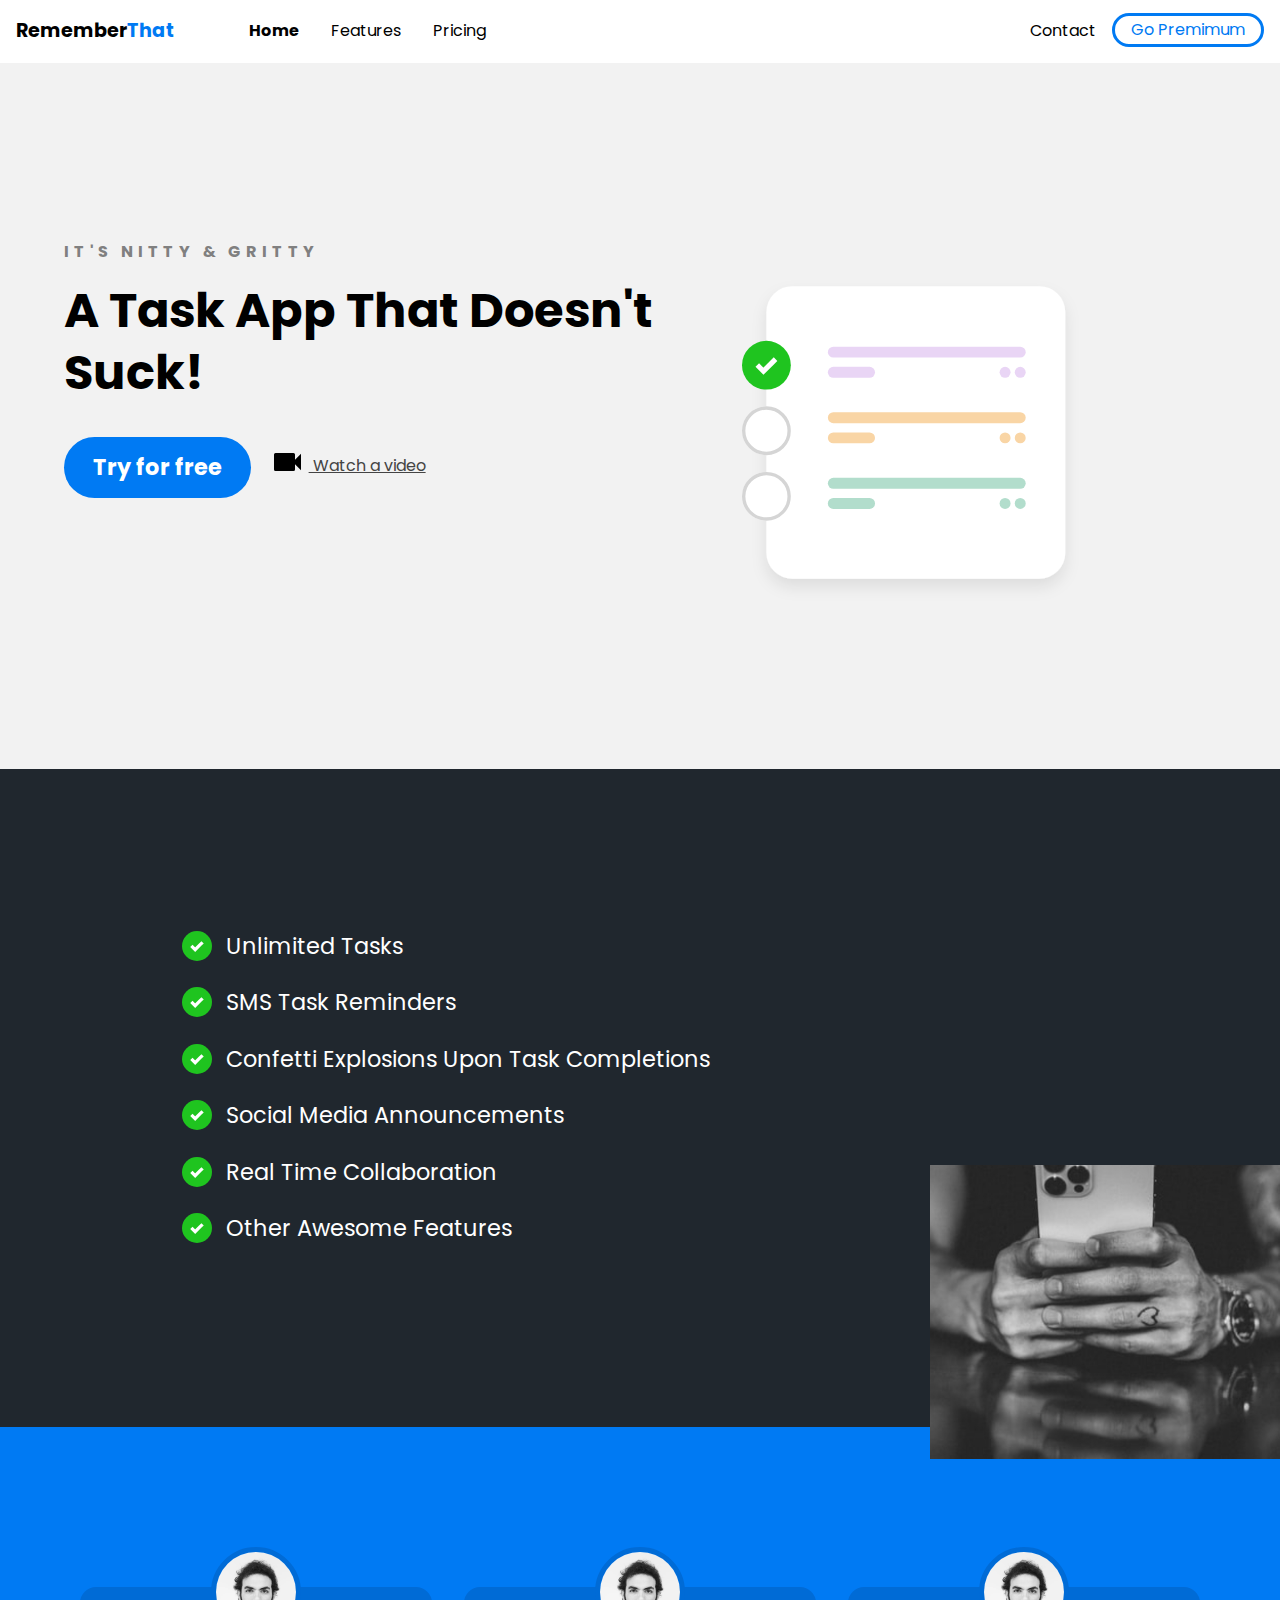
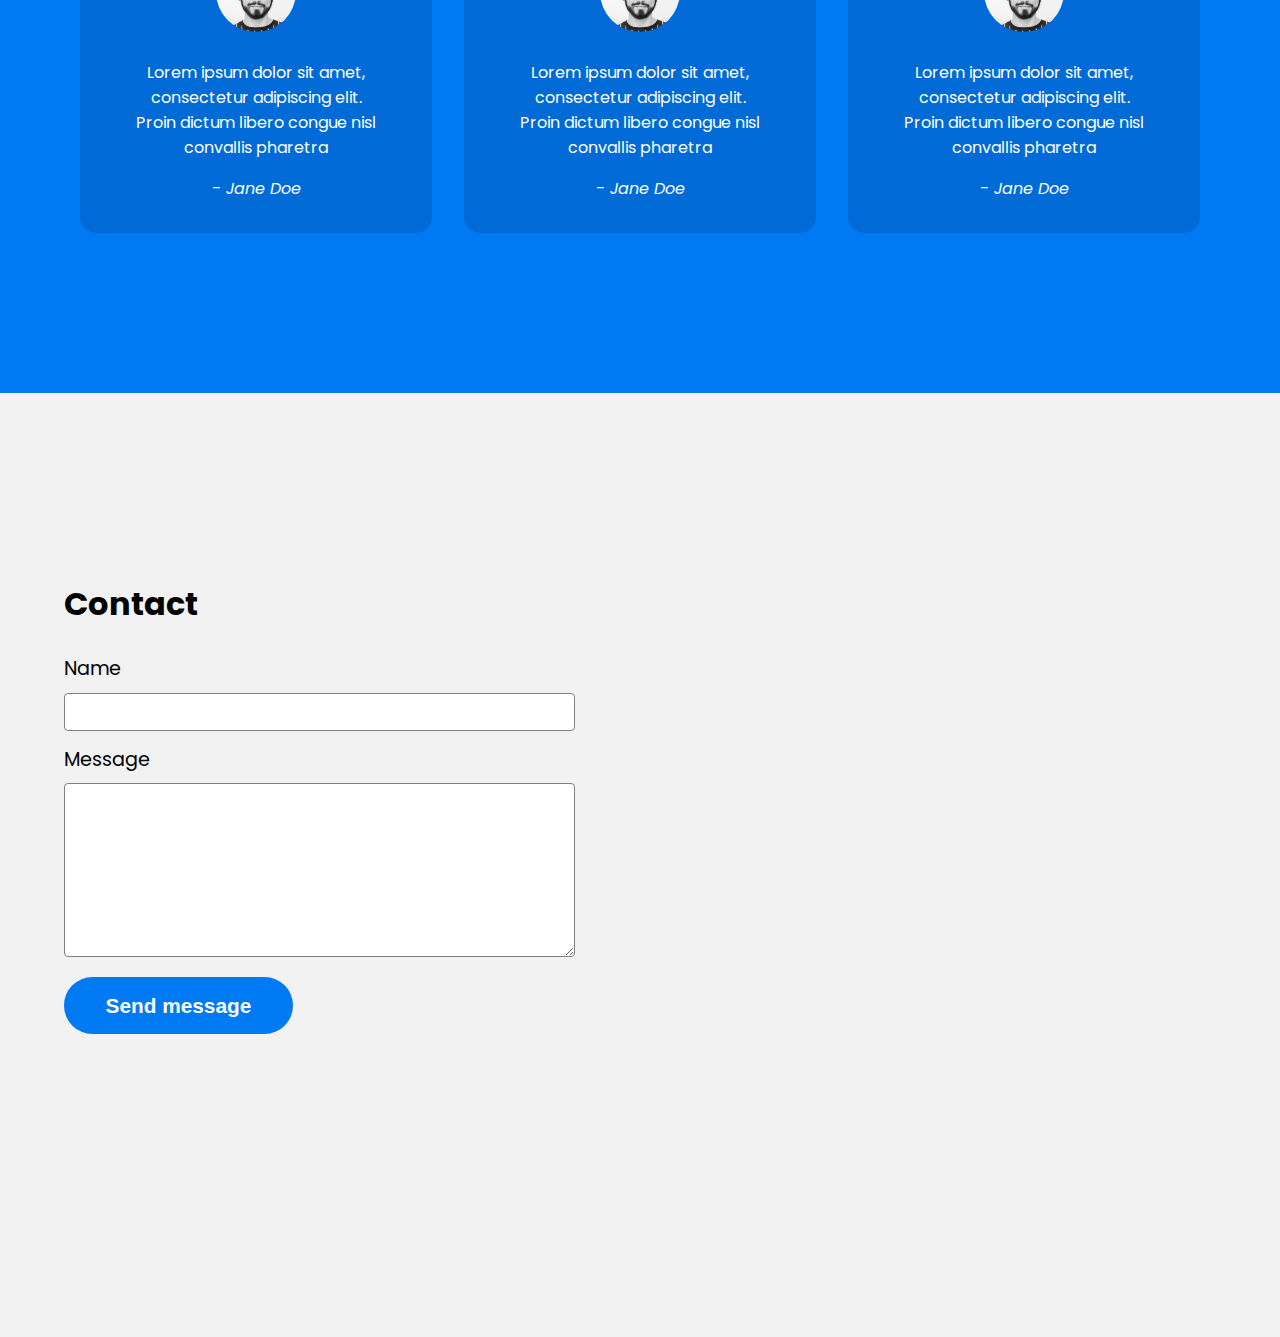
<file: Kiko's site/index.html>
<!DOCTYPE html>
<html lang="en">
  <head>
    <meta charset="UTF-8" />
    <!-- <meta http-equiv="X-UA-Compatible" content="IE=edge" /> -->
    <meta name="viewport" content="width=device-width, initial-scale=1.0" />
    <title>Developer crash course</title>
    <link rel="stylesheet" href="./css/main.css" />
  </head>
  <body>
    <div class="navbar">
      <div class="container">
        <a class="logo" href="#">Remember<span>That</span></a>
        <img
          id="mobile-cta"
          class="mobile-menu"
          src="./images/menu.svg"
          alt="Open navigation"
        />
        <nav>
          <img
            id="mobile-exit"
            class="mobile-menu-exit"
            src="./images/exit.svg"
            alt="Close navigation"
          />
          <ul class="primary-nav">
            <li class="current"><a href="#">Home</a></li>
            <li><a href="#">Features</a></li>
            <li><a href="#">Pricing</a></li>
          </ul>
          <ul class="secondary-nav">
            <li><a href="#">Contact</a></li>
            <li class="go-premium-cta"><a href="#">Go Premimum</a></li>
          </ul>
        </nav>
      </div>
    </div>

    <section class="hero">
      <div class="container">
        <div class="left-col">
          <p class="subhead">It's Nitty &amp; Gritty</p>
          <h1>A Task App That Doesn't Suck!</h1>
          <div class="hero-cta">
            <a href="#" class="primary-cta">Try for free</a>
            <a href="#" class="watch-video-cta">
              <img src="./images/watch.svg" alt="Watch video" /> Watch a video
            </a>
          </div>
        </div>
        <img
          src="./images/illustration.svg"
          class="hero-img"
          alt="Illustration"
        />
      </div>
    </section>
    <section class="features-section">
      <div class="container">
        <ul class="features-list">
          <li>Unlimited Tasks</li>
          <li>SMS Task Reminders</li>
          <li>Confetti Explosions Upon Task Completions</li>
          <li>Social Media Announcements</li>
          <li>Real Time Collaboration</li>
          <li>Other Awesome Features</li>
        </ul>
        <img src="./images/holding-phone.jpg" alt="Man holding phone" />
      </div>
    </section>
    <section class="testimonials-section">
      <div class="container">
        <ul>
          <li>
            <img src="./images/person.jpg" alt="Person" />
            <blockquote>
              Lorem ipsum dolor sit amet, consectetur adipiscing elit. Proin
              dictum libero congue nisl convallis pharetra
            </blockquote>
            <cite>- Jane Doe</cite>
          </li>
          <li>
            <img src="./images/person.jpg" alt="Person" />
            <blockquote>
              Lorem ipsum dolor sit amet, consectetur adipiscing elit. Proin
              dictum libero congue nisl convallis pharetra
            </blockquote>
            <cite>- Jane Doe</cite>
          </li>
          <li>
            <img src="./images/person.jpg" alt="Person" />
            <blockquote>
              Lorem ipsum dolor sit amet, consectetur adipiscing elit. Proin
              dictum libero congue nisl convallis pharetra
            </blockquote>
            <cite>- Jane Doe</cite>
          </li>
        </ul>
      </div>
    </section>
    <section class="contact-section">
      <div class="container">
        <div class="contact-left">
          <h2>Contact</h2>
          <form action="">
            <label for="name">Name</label>
            <input type="text" id="name" name="name" placeholder="" />
            <label for="message">Message</label>
            <textarea
              name="message"
              id="message"
              cols="30"
              rows="10"
            ></textarea>
            <input
              type="submit"
              class="send-message-cta"
              value="Send message"
            />
          </form>
        </div>
        <div class="contact-right">
          <iframe
            src="https://www.google.com/maps/embed?pb=!1m18!1m12!1m3!1d26430.39355121679!2d-118.43205504362571!3d34.1002843079358!2m3!1f0!2f0!3f0!3m2!1i1024!2i768!4f13.1!3m3!1m2!1s0x80c2bc35fbd217ef%3A0xcf1ef9352700d95c!2sBeverly%20Hills%2C%20CA%2090210%2C%20USA!5e0!3m2!1sen!2snz!4v1637629074343!5m2!1sen!2snz"
            width="600"
            height="450"
            style="border: 0"
            allowfullscreen=""
            loading="lazy"
          ></iframe>
        </div>
      </div>
    </section>

    <script>
      const mobileBtn = document.getElementById("mobile-cta");
      const nav = document.querySelector("nav"); // select by tag
      const mobileBtnExit = document.getElementById("mobile-exit");
      mobileBtn.addEventListener("click", () => {
        nav.classList.add("menu-active");
      });
      mobileBtnExit.addEventListener("click", () => {
        nav.classList.remove("menu-active");
      });
    </script>
  </body>
</html>
</file>
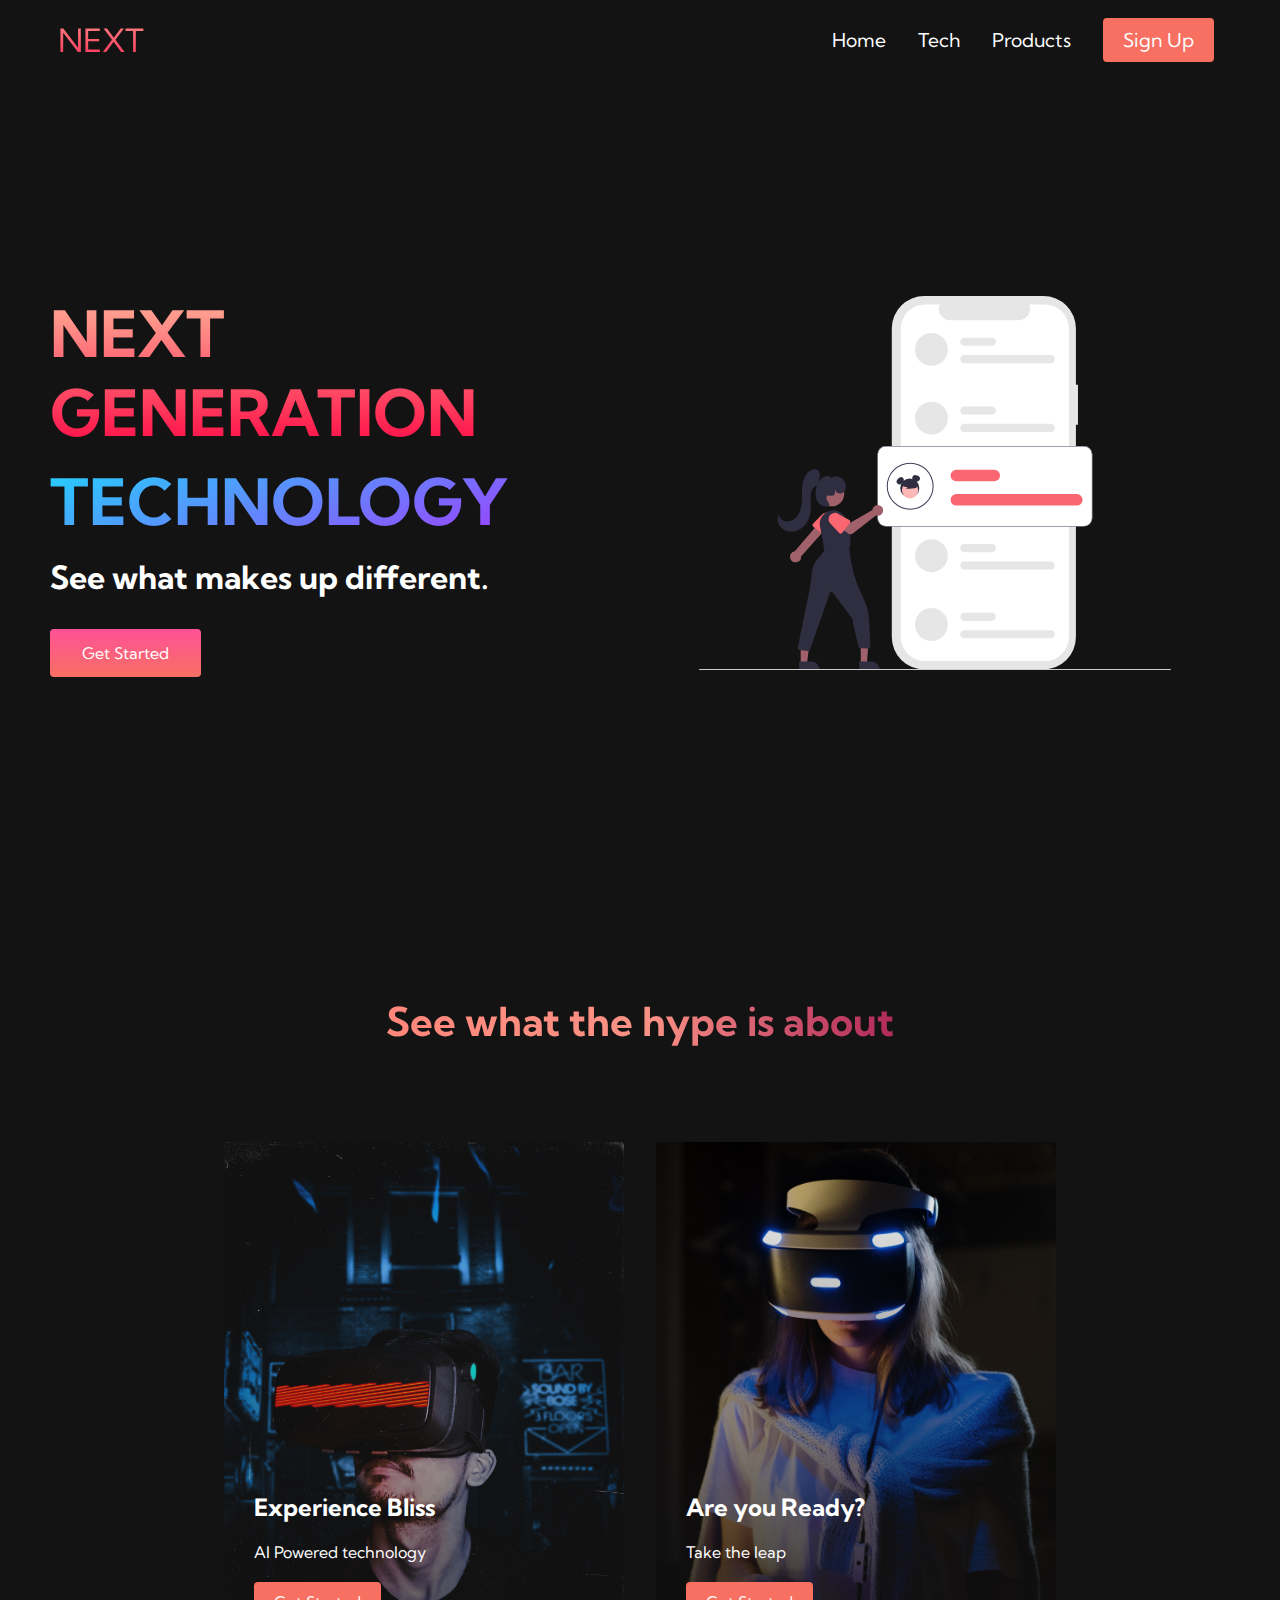
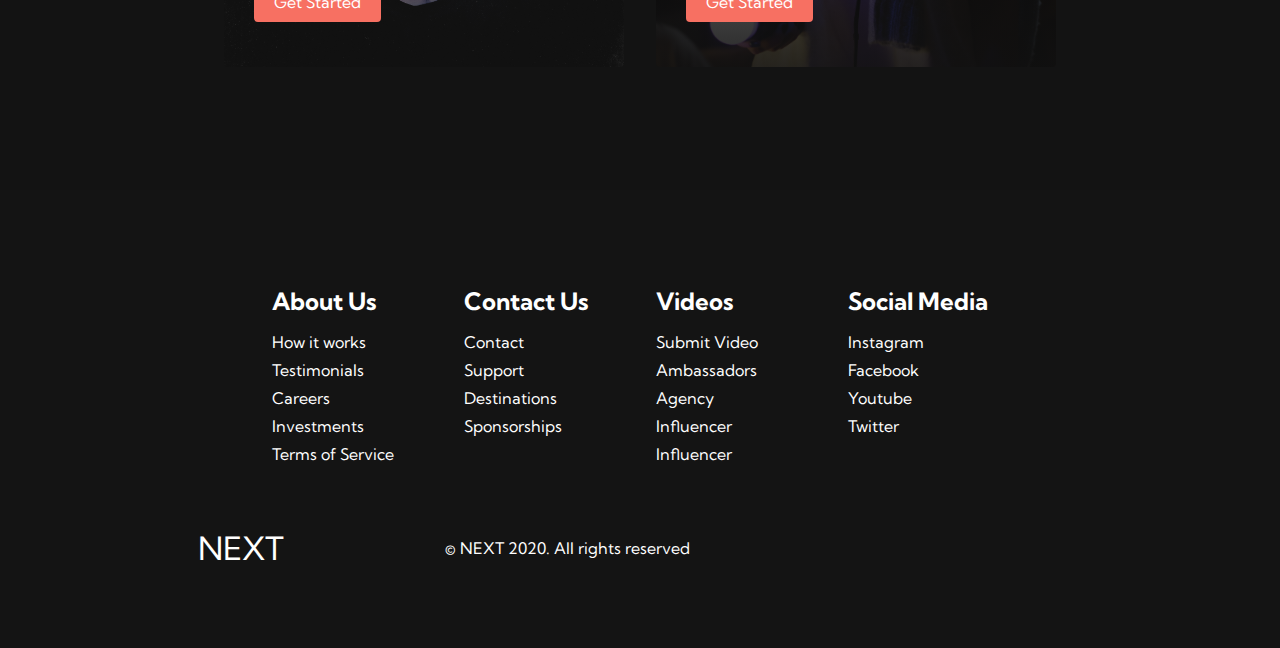
<file: Tane's Site/index.html>
<!DOCTYPE html>
<html lang="en">
  <head>
    <!--
      Site created by Brian Design on youtube @ www.youtube.com/channel/UCsKsymTY_4BYR-wytLjex7A?view_as=subscriber
    -->
    <meta charset="UTF-8" />
    <meta name="viewport" content="width=device-width, initial-scale=1.0" />
    <title>HTML CSS Website</title>
    <link rel="stylesheet" href="styles.css" />
    <link
      rel="stylesheet"
      href="https://use.fontawesome.com/releases/v5.14.0/css/all.css"
      integrity="sha384-HzLeBuhoNPvSl5KYnjx0BT+WB0QEEqLprO+NBkkk5gbc67FTaL7XIGa2w1L0Xbgc"
      crossorigin="anonymous"
    />
    <link
      href="https://fonts.googleapis.com/css2?family=Kumbh+Sans:wght@400;700&display=swap"
      rel="stylesheet"
    />
  </head>
  <body>
    <!-- Navbar Section -->
    <nav class="navbar">
      <div class="navbar__container">
        <a href="/" id="navbar__logo"><i class="fas fa-gem"></i>NEXT</a>
        <div class="navbar__toggle" id="mobile-menu">
          <span class="bar"></span> <span class="bar"></span>
          <span class="bar"></span>
        </div>
        <ul class="navbar__menu">
          <li class="navbar__item">
            <a href="/" class="navbar__links">Home</a>
          </li>
          <li class="navbar__item">
            <a href="./tech.html" class="navbar__links">Tech</a>
          </li>
          <li class="navbar__item">
            <a href="/" class="navbar__links">Products</a>
          </li>
          <li class="navbar__btn"><a href="/" class="button">Sign Up</a></li>
        </ul>
      </div>
    </nav>

    <!-- Hero Section -->
    <div class="main">
      <div class="main__container">
        <div class="main__content">
          <h1>NEXT GENERATION</h1>
          <h2>TECHNOLOGY</h2>
          <p>See what makes up different.</p>
          <button class="main__btn"><a href="#">Get Started</a></button>
        </div>
        <div class="main__img--container">
          <img id="main__img" src="images/pic1.svg" />
        </div>
      </div>
    </div>

    <!-- Services Section -->
    <div class="services">
      <h1>See what the hype is about</h1>
      <div class="services__container">
        <div class="services__card">
          <h2>Experience Bliss</h2>
          <p>AI Powered technology</p>
          <button>Get Started</button>
        </div>
        <div class="services__card">
          <h2>Are you Ready?</h2>
          <p>Take the leap</p>
          <button>Get Started</button>
        </div>
      </div>
    </div>

    <!-- Footer Section -->
    <div class="footer__container">
      <div class="footer__links">
        <div class="footer__link--wrapper">
          <div class="footer__link--items">
            <h2>About Us</h2>
            <a href="/sign__up">How it works</a> <a href="/">Testimonials</a>
            <a href="/">Careers</a> <a href="/">Investments</a>
            <a href="/">Terms of Service</a>
          </div>
          <div class="footer__link--items">
            <h2>Contact Us</h2>
            <a href="/">Contact</a> <a href="/">Support</a>
            <a href="/">Destinations</a> <a href="/">Sponsorships</a>
          </div>
        </div>
        <div class="footer__link--wrapper">
          <div class="footer__link--items">
            <h2>Videos</h2>
            <a href="/">Submit Video</a> <a href="/">Ambassadors</a>
            <a href="/">Agency</a> <a href="/">Influencer</a>
            <a href="/">Influencer</a>
          </div>
          <div class="footer__link--items">
            <h2>Social Media</h2>
            <a href="/">Instagram</a> <a href="/">Facebook</a>
            <a href="/">Youtube</a> <a href="/">Twitter</a>
          </div>
        </div>
      </div>
      <section class="social__media">
        <div class="social__media--wrap">
          <div class="footer__logo">
            <a href="/" id="footer__logo"><i class="fas fa-gem"></i>NEXT</a>
          </div>
          <p class="website__rights">© NEXT 2020. All rights reserved</p>
          <div class="social__icons">
            <a
              class="social__icon--link"
              href="/"
              target="_blank"
              aria-label="Facebook"
            >
              <i class="fab fa-facebook"></i>
            </a>
            <a
              class="social__icon--link"
              href="/"
              target="_blank"
              aria-label="Instagram"
            >
              <i class="fab fa-instagram"></i>
            </a>
            <a
              class="social__icon--link"
              href="//www.youtube.com/channel/UCsKsymTY_4BYR-wytLjex7A?view_as=subscriber"
              target="_blank"
              aria-label="Youtube"
            >
              <i class="fab fa-youtube"></i>
            </a>
            <a
              class="social__icon--link"
              href="/"
              target="_blank"
              aria-label="Twitter"
            >
              <i class="fab fa-twitter"></i>
            </a>
            <a
              class="social__icon--link"
              href="/"
              target="_blank"
              aria-label="LinkedIn"
            >
              <i class="fab fa-linkedin"></i>
            </a>
          </div>
        </div>
      </section>
    </div>
    <script src="app.js"></script>
  </body>
</html>
</file>
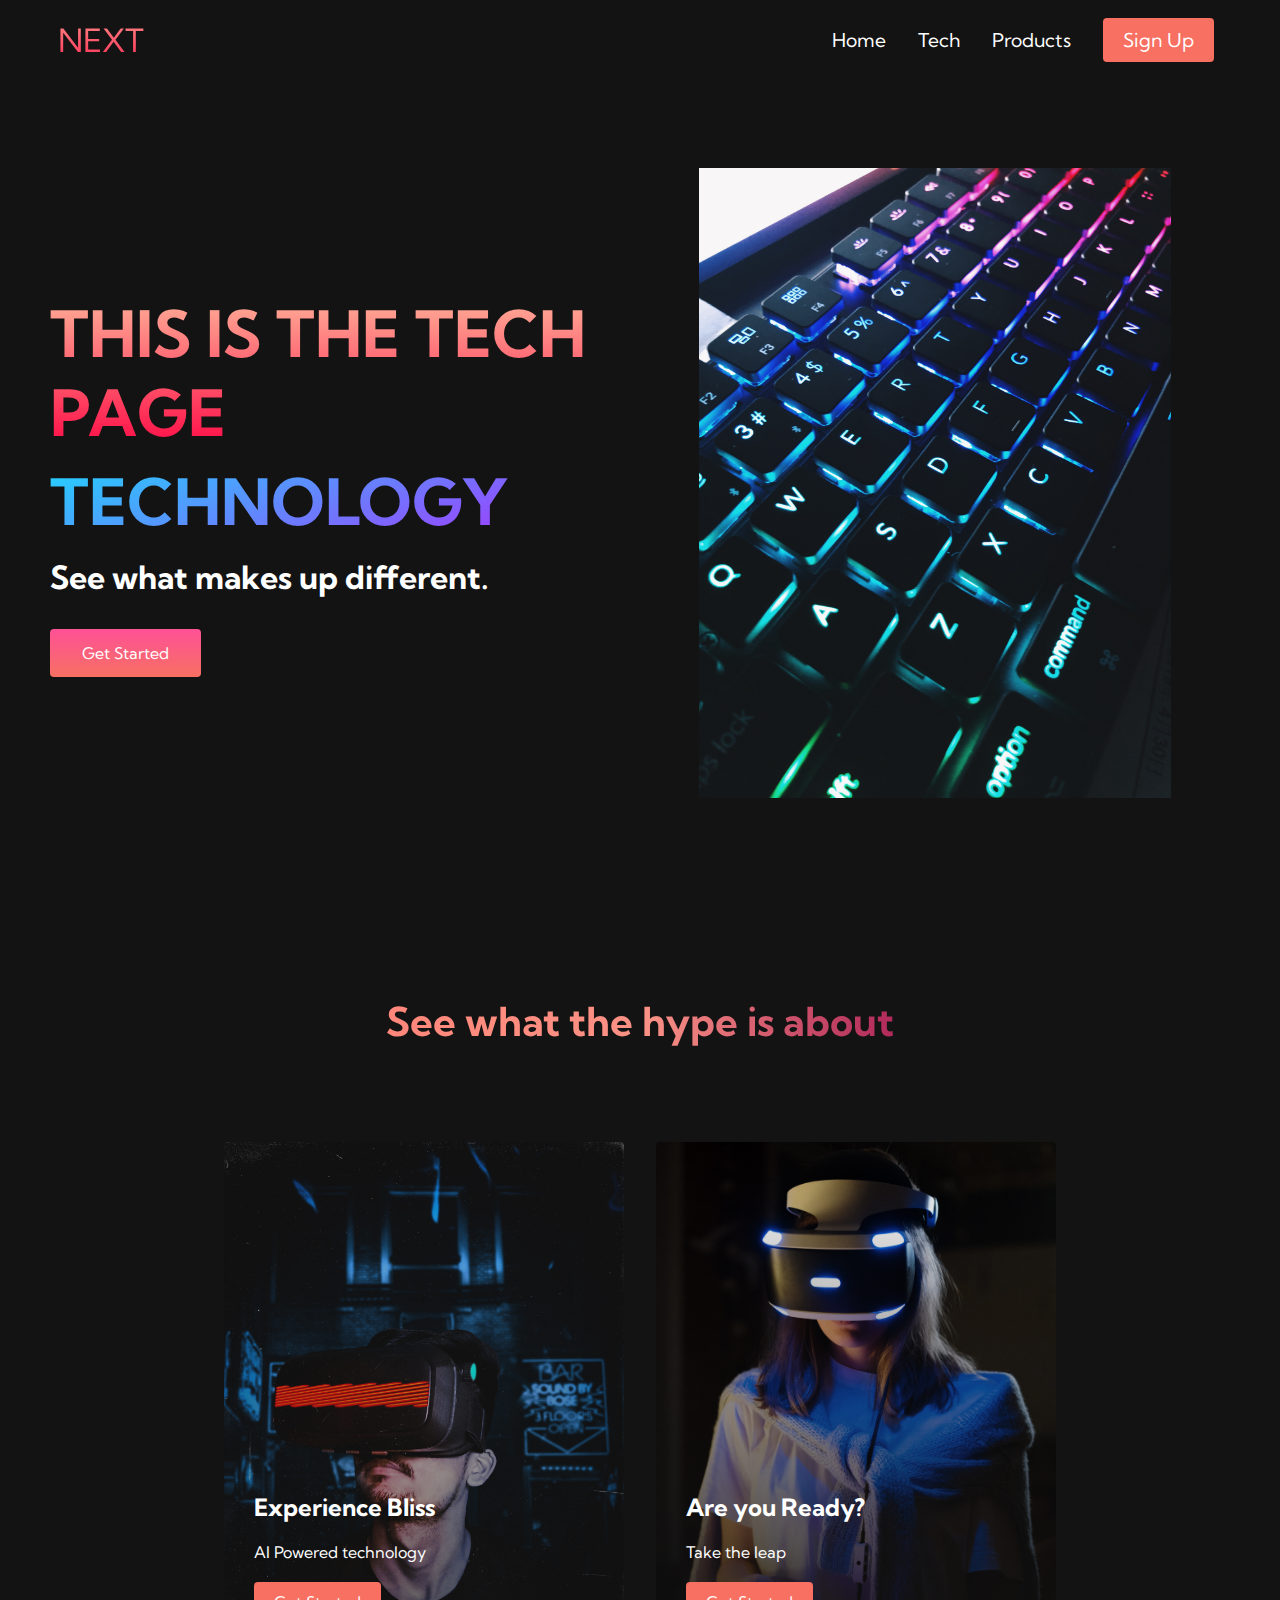
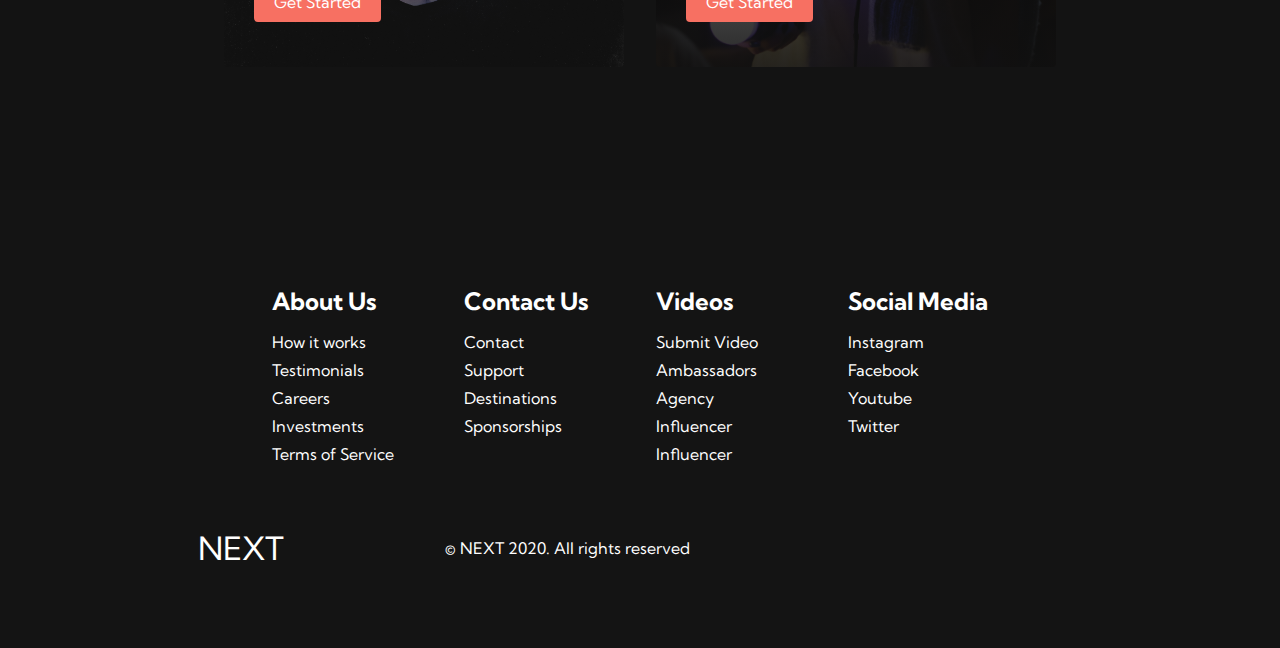
<file: Tane's Site/tech.html>
<!DOCTYPE html>
<html lang="en">
  <head>
    <!--
      Site created by Brian Design on youtube @ www.youtube.com/channel/UCsKsymTY_4BYR-wytLjex7A?view_as=subscriber
    -->
    <meta charset="UTF-8" />
    <meta name="viewport" content="width=device-width, initial-scale=1.0" />
    <title>HTML CSS Website</title>
    <link rel="stylesheet" href="styles.css" />
    <link
      rel="stylesheet"
      href="https://use.fontawesome.com/releases/v5.14.0/css/all.css"
      integrity="sha384-HzLeBuhoNPvSl5KYnjx0BT+WB0QEEqLprO+NBkkk5gbc67FTaL7XIGa2w1L0Xbgc"
      crossorigin="anonymous"
    />
    <link
      href="https://fonts.googleapis.com/css2?family=Kumbh+Sans:wght@400;700&display=swap"
      rel="stylesheet"
    />
  </head>
  <body>
    <!-- Navbar Section -->
    <nav class="navbar">
      <div class="navbar__container">
        <a href="/" id="navbar__logo"><i class="fas fa-gem"></i>NEXT</a>
        <div class="navbar__toggle" id="mobile-menu">
          <span class="bar"></span> <span class="bar"></span>
          <span class="bar"></span>
        </div>
        <ul class="navbar__menu">
          <li class="navbar__item">
            <a href="/" class="navbar__links">Home</a>
          </li>
          <li class="navbar__item">
            <a href="/tech.html" class="navbar__links">Tech</a>
          </li>
          <li class="navbar__item">
            <a href="/" class="navbar__links">Products</a>
          </li>
          <li class="navbar__btn"><a href="/" class="button">Sign Up</a></li>
        </ul>
      </div>
    </nav>

    <!-- Hero Section -->
    <div class="main">
      <div class="main__container">
        <div class="main__content">
          <h1>THIS IS THE TECH PAGE</h1>
          <h2>TECHNOLOGY</h2>
          <p>See what makes up different.</p>
          <button class="main__btn"><a href="#">Get Started</a></button>
        </div>
        <div class="main__img--container">
          <img id="main__img" src="images/pic4.jpg" />
        </div>
      </div>
    </div>

    <!-- Services Section -->
    <div class="services">
      <h1>See what the hype is about</h1>
      <div class="services__container">
        <div class="services__card">
          <h2>Experience Bliss</h2>
          <p>AI Powered technology</p>
          <button>Get Started</button>
        </div>
        <div class="services__card">
          <h2>Are you Ready?</h2>
          <p>Take the leap</p>
          <button>Get Started</button>
        </div>
      </div>
    </div>

    <!-- Footer Section -->
    <div class="footer__container">
      <div class="footer__links">
        <div class="footer__link--wrapper">
          <div class="footer__link--items">
            <h2>About Us</h2>
            <a href="/sign__up">How it works</a> <a href="/">Testimonials</a>
            <a href="/">Careers</a> <a href="/">Investments</a>
            <a href="/">Terms of Service</a>
          </div>
          <div class="footer__link--items">
            <h2>Contact Us</h2>
            <a href="/">Contact</a> <a href="/">Support</a>
            <a href="/">Destinations</a> <a href="/">Sponsorships</a>
          </div>
        </div>
        <div class="footer__link--wrapper">
          <div class="footer__link--items">
            <h2>Videos</h2>
            <a href="/">Submit Video</a> <a href="/">Ambassadors</a>
            <a href="/">Agency</a> <a href="/">Influencer</a>
            <a href="/">Influencer</a>
          </div>
          <div class="footer__link--items">
            <h2>Social Media</h2>
            <a href="/">Instagram</a> <a href="/">Facebook</a>
            <a href="/">Youtube</a> <a href="/">Twitter</a>
          </div>
        </div>
      </div>
      <section class="social__media">
        <div class="social__media--wrap">
          <div class="footer__logo">
            <a href="/" id="footer__logo"><i class="fas fa-gem"></i>NEXT</a>
          </div>
          <p class="website__rights">© NEXT 2020. All rights reserved</p>
          <div class="social__icons">
            <a
              class="social__icon--link"
              href="/"
              target="_blank"
              aria-label="Facebook"
            >
              <i class="fab fa-facebook"></i>
            </a>
            <a
              class="social__icon--link"
              href="/"
              target="_blank"
              aria-label="Instagram"
            >
              <i class="fab fa-instagram"></i>
            </a>
            <a
              class="social__icon--link"
              href="//www.youtube.com/channel/UCsKsymTY_4BYR-wytLjex7A?view_as=subscriber"
              target="_blank"
              aria-label="Youtube"
            >
              <i class="fab fa-youtube"></i>
            </a>
            <a
              class="social__icon--link"
              href="/"
              target="_blank"
              aria-label="Twitter"
            >
              <i class="fab fa-twitter"></i>
            </a>
            <a
              class="social__icon--link"
              href="/"
              target="_blank"
              aria-label="LinkedIn"
            >
              <i class="fab fa-linkedin"></i>
            </a>
          </div>
        </div>
      </section>
    </div>
    <script src="app.js"></script>
  </body>
</html>
</file>
<file: Kiko's site/css/main.css>
@import url("https://fonts.googleapis.com/css2?family=Poppins:wght@400;700&display=swap");
:root {
  --primary-color: #007af3;
}

body {
  background: #f2f2f2;
  margin: 0;
  font-family: "Poppins";
}

.navbar {
  background: white;
  padding: 1em;
}

.navbar .logo {
  text-decoration: none;
  font-weight: bold;
  color: black;
  font-size: 1.2em;
}

.navbar .logo span {
  color: var(--primary-color);
}

.navbar nav {
  display: none;
  position: fixed;
  z-index: 999;
  width: 66%;
  right: 0;
  top: 0;
  background: #20272e;
  height: 100vh;
  padding: 1em;
}

.navbar nav ul.primary-nav {
  margin-top: 5em;
}

.navbar nav li a {
  color: white;
  text-decoration: none;
  display: block;
  padding: 0.5em;
  font-size: 1.3em;
  text-align: right;
}

.navbar nav li a:hover {
  text-shadow: 0px 0px 1px black;
}

.navbar nav img.mobile-menu-exit {
  float: right;
  margin: 0.5em;
  cursor: pointer;
}

.navbar nav.menu-active {
  display: block;
}

.navbar .container {
  display: -webkit-box;
  display: -ms-flexbox;
  display: flex;
  place-content: space-between;
}

.navbar .mobile-menu,
.navbar .mobile-menu-exit {
  cursor: pointer;
}

a {
  color: #444444;
}

ul {
  list-style-type: none;
  margin: 0;
  padding: 0;
}

section {
  padding: 5em 2em;
}

.hero {
  text-align: center;
}

.left-col .subhead {
  text-transform: uppercase;
  font-weight: bold;
  color: gray;
  letter-spacing: 0.3em;
}

.left-col h1 {
  font-size: 2.5em;
  line-height: 1.3em;
  margin-top: 0.2em;
}

.left-col .primary-cta {
  background: var(--primary-color);
  color: white;
  text-decoration: none;
  padding: 0.6em 1.3em;
  font-size: 1.4em;
  border-radius: 5em;
  font-weight: bold;
  display: inline-block;
}

.left-col .watch-video-cta {
  display: block;
  margin-top: 1em;
}

.left-col .watch-video-cta img {
  margin-right: 0.5em;
}

.hero-img {
  width: 70%;
  margin-top: 3em;
}

section.features-section {
  background: #20272e;
  color: white;
}

section.features-section ul.features-list {
  margin: 0;
  padding-left: 0.1em;
  display: -ms-grid;
  display: grid;
  -ms-grid-columns: (minmax(19rem, 1fr))[auto-fit];
      grid-template-columns: repeat(auto-fit, minmax(19rem, 1fr));
}

section.features-section li {
  font-size: 1.1em;
  margin-bottom: 1em;
  margin-left: 2em;
  position: relative;
  display: -webkit-box;
  display: -ms-flexbox;
  display: flex;
  -webkit-box-align: center;
      -ms-flex-align: center;
          align-items: center;
}

section.features-section li:before {
  content: "";
  left: -2em;
  position: absolute;
  width: 20px;
  height: 20px;
  background-image: url("../images/bullet.svg");
  background-size: contain;
  margin-right: 0.5em;
}

section.features-section img {
  display: none;
}

.testimonials-section {
  background: var(--primary-color);
  color: white;
}

.testimonials-section li {
  background: #006bd6;
  text-align: center;
  padding: 2em 1em;
  width: 80%;
  margin: 0 auto 5em auto;
  border-radius: 1em;
}

.testimonials-section li img {
  width: 5em;
  height: 5em;
  border: 5px solid #006bd6;
  border-radius: 50%;
  margin-top: -4.5em;
}

.contact-section h2 {
  font-size: 2em;
}

.contact-section label {
  display: block;
  font-size: 1.2em;
  margin-bottom: 0.5em;
}

.contact-section input,
.contact-section textarea {
  width: 100%;
  padding: 0.8em;
  margin-bottom: 1em;
  border-radius: 0.3em;
  border: 1px ridge gray;
  -webkit-box-sizing: border-box;
          box-sizing: border-box;
}

.contact-section input[type="submit"] {
  background-color: var(--primary-color);
  border-radius: 5em;
  color: white;
  font-weight: bold;
  font-size: 1.3em;
  border: none;
  margin-bottom: 5em;
  display: inline-block;
  padding: 0.8em 2em;
  width: unset;
  cursor: pointer;
}

iframe {
  width: 100%;
  height: 300px;
}

@media only screen and (min-width: 768px) {
  .mobile-menu,
  .mobile-menu-exit {
    display: none;
  }
  .navbar .container {
    -webkit-transition: 0.5s;
    transition: 0.5s;
    display: -webkit-box;
    display: -ms-flexbox;
    display: flex;
    -ms-grid-columns: 180px auto;
        grid-template-columns: 180px auto;
    place-content: unset;
  }
  .navbar .container .logo {
    margin-right: 3em;
  }
  .navbar nav {
    display: -webkit-box;
    display: -ms-flexbox;
    display: flex;
    -webkit-box-pack: justify;
        -ms-flex-pack: justify;
            justify-content: space-between;
    background: none;
    position: unset;
    height: auto;
    width: 100%;
    padding: 0;
  }
  .navbar nav ul {
    display: -webkit-box;
    display: -ms-flexbox;
    display: flex;
  }
  .navbar nav li a {
    color: black;
    font-size: 1em;
    padding: 0.1em 1em;
  }
  .navbar nav ul.primary-nav {
    display: -webkit-box;
    display: -ms-flexbox;
    display: flex;
    margin: 0;
  }
  .navbar nav li.current a {
    font-weight: bold;
  }
  .navbar nav li.go-premium-cta a {
    margin-top: -0.2em;
    background: white;
    border: solid var(--primary-color) 3px;
    border-radius: 5em;
    color: var(--primary-color);
    -webkit-transition: 0.2s ease-out;
    transition: 0.2s ease-out;
  }
  .navbar nav li.go-premium-cta a:hover {
    color: white;
    background: var(--primary-color);
    -webkit-transition: 0.5s;
    transition: 0.5s;
  }
}

@media only screen and (min-width: 1080px) {
  section.features-section {
    position: relative;
  }
  section.features-section .container {
    width: 1080px;
    margin: 0 auto;
  }
  section.features-section .container ul.features-list {
    display: block;
    margin-left: 5em;
  }
  section.features-section li {
    font-size: 1.4em;
  }
  section.features-section li:before {
    width: 30px;
    height: 30px;
  }
  section.features-section img {
    display: block;
    position: absolute;
    right: 0;
    width: 350px;
    bottom: -2em;
  }
  section {
    padding: 10em 4em;
  }
  .hero .container {
    display: -webkit-box;
    display: -ms-flexbox;
    display: flex;
    -webkit-box-pack: justify;
        -ms-flex-pack: justify;
            justify-content: space-between;
    text-align: left;
  }
  .hero .container .left-col {
    margin-right: 3em 3em 0 5em;
  }
  .hero .container .left-col h1 {
    font-size: 3em;
    width: 90%;
  }
  .hero-img {
    width: 30%;
    margin-right: 8em;
  }
  .hero-cta {
    display: -webkit-box;
    display: -ms-flexbox;
    display: flex;
  }
  .primary-cta {
    margin-right: 1em;
  }
  .testimonials-section ul {
    display: -webkit-box;
    display: -ms-flexbox;
    display: flex;
  }
  .testimonials-section ul li {
    margin: 0 1em;
  }
  .contact-section {
    position: relative;
  }
  .contact-section .container {
    display: -webkit-box;
    display: -ms-flexbox;
    display: flex;
  }
  .contact-section .contact-right {
    margin: 2em;
    border-radius: 2em;
    position: absolute;
    right: 0;
    top: 0;
    width: 45%;
    height: 100%;
  }
  .contact-section .contact-right iframe {
    height: 100%;
    border-radius: 2em;
  }
}

@media only screen and (min-width: 1450px) {
  .navbar .container {
    display: -webkit-box;
    display: -ms-flexbox;
    display: flex;
    font-size: 1.5em;
  }
  .navbar .container .logo {
    margin-right: 3em;
  }
  .features-section:before {
    -webkit-transition: 0.5s;
    transition: 0.5s;
    content: "";
    position: absolute;
    width: 10%;
    height: 20em;
    background: var(--primary-color);
    left: 0;
    top: -4em;
  }
  .features-section:after {
    -webkit-transition: 0.5s;
    transition: 0.5s;
    content: "";
    position: absolute;
    width: 200px;
    height: 20em;
    background: url("../images/dots.svg") no-repeat;
    left: 4.5em;
    top: 2em;
  }
}
/*# sourceMappingURL=main.css.map */
</file>
<file: Tane's Site/styles.css>
* {
  box-sizing: border-box;
  margin: 0;
  padding: 0;
  font-family: "Kumbh Sans", sans-serif;
}

.navbar {
  background: #131313;
  height: 80px;
  display: flex;
  justify-content: center;
  align-items: center;
  font-size: 1.2rem;
  position: sticky;
  top: 0;
  z-index: 999;
}

.navbar__container {
  display: flex;
  justify-content: space-between;
  height: 80px;
  z-index: 1;
  width: 100%;
  max-width: 1300px;
  margin-right: auto;
  margin-left: auto;
  padding-right: 50px;
  padding-left: 50px;
}

#navbar__logo {
  background-color: #ff8177;
  background-image: linear-gradient(to top, #ff0844 0%, #ffb199 100%);
  background-size: 100%;
  -webkit-background-clip: text;
  -moz-background-clip: text;
  -webkit-text-fill-color: transparent;
  -moz-text-fill-color: transparent;
  display: flex;
  align-items: center;
  cursor: pointer;
  text-decoration: none;
  font-size: 2rem;
}

.fa-gem {
  margin-right: 0.5rem;
}

.navbar__menu {
  display: flex;
  align-items: center;
  list-style: none;
  text-align: center;
}

.navbar__item {
  height: 80px;
}

.navbar__links {
  color: #fff;
  display: flex;
  align-items: center;
  justify-content: center;
  text-decoration: none;
  padding: 0 1rem;
  height: 100%;
}

.navbar__btn {
  display: flex;
  justify-content: center;
  align-items: center;
  padding: 0 1rem;
  width: 100%;
}

.button {
  display: flex;
  justify-content: center;
  align-items: center;
  text-decoration: none;
  padding: 10px 20px;
  height: 100%;
  width: 100%;
  border: none;
  outline: none;
  border-radius: 4px;
  background: #f77062;
  color: #fff;
}

.button:hover {
  background: #4837ff;
  transition: all 0.3s ease;
}

.navbar__links:hover {
  color: #f77062;
  transition: all 0.3s ease;
}

@media screen and (max-width: 960px) {
  .navbar__container {
    display: flex;
    justify-content: space-between;
    height: 80px;
    z-index: 1;
    width: 100%;
    max-width: 1300px;
    padding: 0;
  }

  .navbar__menu {
    display: grid;
    grid-template-columns: auto;
    margin: 0;
    width: 100%;
    position: absolute;
    top: -1000px;
    opacity: 1;
    transition: all 0.5s ease;
    height: 50vh;
    z-index: -1;
  }

  .navbar__menu.active {
    background: #131313;
    top: 100%;
    opacity: 1;
    transition: all 0.5s ease;
    z-index: 99;
    height: 50vh;
    font-size: 1.6rem;
  }

  #navbar__logo {
    padding-left: 25px;
  }

  .navbar__toggle .bar {
    width: 25px;
    height: 3px;
    margin: 5px auto;
    transition: all 0.3s ease-in-out;
    background: #fff;
  }

  .navbar__item {
    width: 100%;
  }

  .navbar__links {
    text-align: center;
    padding: 2rem;
    width: 100%;
    display: table;
  }

  .navbar__btn {
    padding-bottom: 2rem;
  }

  .button {
    display: flex;
    justify-content: center;
    align-items: center;
    width: 80%;
    height: 80px;
    margin: 0;
  }

  #mobile-menu {
    position: absolute;
    top: 20%;
    right: 5%;
    transform: translate(5%, 20%);
  }

  .navbar__toggle .bar {
    display: block;
    cursor: pointer;
  }

  #mobile-menu.is-active .bar:nth-child(2) {
    opacity: 0;
  }

  #mobile-menu.is-active .bar:nth-child(1) {
    transform: translateY(8px) rotate(45deg);
  }

  #mobile-menu.is-active .bar:nth-child(3) {
    transform: translateY(-8px) rotate(-45deg);
  }
}

/* Main Content CSS */
.main {
  background-color: #141414;
}

.main__container {
  display: grid;
  grid-template-columns: 1fr 1fr;
  align-items: center;
  justify-self: center;
  margin: 0 auto;
  height: 90vh;
  background-color: #131313;
  z-index: 1;
  width: 100%;
  max-width: 1300px;
  padding-right: 50px;
  padding-left: 50px;
}

.main__content {
  color: #fff;
  width: 100%;
}

.main__content h1 {
  font-size: 4rem;
  background-color: #ff8177;
  background-image: linear-gradient(to top, #ff0844 0%, #ffb199 100%);
  background-size: 100%;
  -webkit-background-clip: text;
  -moz-background-clip: text;
  -webkit-text-fill-color: transparent;
  -moz-text-fill-color: transparent;
}

.main__content h2 {
  font-size: 4rem;
  margin-top: 10px;
  background-color: #ff8177;
  background-image: linear-gradient(-20deg, #b721ff 0%, #21d4fd 100%);
  background-size: 100%;
  -webkit-background-clip: text;
  -moz-background-clip: text;
  -webkit-text-fill-color: transparent;
  -moz-text-fill-color: transparent;
}

.main__content p {
  margin-top: 1rem;
  font-size: 2rem;
  font-weight: 700;
}

.main__btn {
  font-size: 1rem;
  background-image: linear-gradient(to top, #f77062 0%, #fe5196 100%);
  padding: 14px 32px;
  border: none;
  border-radius: 4px;
  color: #fff;
  margin-top: 2rem;
  cursor: pointer;
  position: relative;
  transition: all 0.35s;
  outline: none;
}

.main__btn a {
  position: relative;
  z-index: 2;
  color: #fff;
  text-decoration: none;
}

.main__btn:after {
  position: absolute;
  content: "";
  top: 0;
  left: 0;
  width: 0;
  height: 100%;
  background: #4837ff;
  transition: all 0.35s;
  border-radius: 4px;
}

.main__btn:hover {
  color: #fff;
}

.main__btn:hover:after {
  width: 100%;
}

.main__img--container {
  text-align: center;
}

#main__img {
  height: 80%;
  width: 80%;
}

/* Mobile Responsive */
@media screen and (max-width: 768px) {
  .main__container {
    display: grid;
    grid-template-columns: auto;
    align-items: center;
    justify-self: center;
    width: 100%;
    margin: 0 auto;
    height: 90vh;
  }

  .main__content {
    text-align: center;
    margin-bottom: 4rem;
  }

  .main__content h1 {
    font-size: 2.5rem;
    margin-top: 2rem;
  }

  .main__content h2 {
    font-size: 3rem;
  }

  .main__content p {
    margin-top: 1rem;
    font-size: 1.5rem;
  }
}

@media screen and (max-width: 480px) {
  .main__content h1 {
    font-size: 2rem;
    margin-top: 3rem;
  }

  .main__content h2 {
    font-size: 2rem;
  }

  .main__content p {
    margin-top: 2rem;
    font-size: 1.5rem;
  }

  .main__btn {
    padding: 12px 36px;
    margin: 2.5rem 0;
  }
}

/* Services Section */
.services {
  background: #131313;
  display: flex;
  flex-direction: column;
  justify-content: center;
  align-items: center;
  height: 100vh;
}

.services h1 {
  background-color: #ff8177;
  background-image: linear-gradient(
    to right,
    #ff8177 0%,
    #ff867a 0%,
    #ff8c7f 21%,
    #f99185 52%,
    #cf556c 78%,
    #b12a5b 100%
  );
  background-size: 100%;
  -webkit-background-clip: text;
  -moz-background-clip: text;
  -webkit-text-fill-color: transparent;
  -moz-text-fill-color: transparent;
  margin-bottom: 5rem;
  font-size: 2.5rem;
}

.services__container {
  display: flex;
  justify-content: center;
  flex-wrap: wrap;
}

.services__card {
  margin: 1rem;
  height: 525px;
  width: 400px;
  border-radius: 4px;
  background-image: linear-gradient(
      to bottom,
      rgba(0, 0, 0, 0) 0%,
      rgba(17, 17, 17, 0.6) 100%
    ),
    url("./images/pic2.jpg");
  background-size: cover;
  position: relative;
  color: #fff;
}

.services__card:before {
  opacity: 0.2;
}

.services__card:nth-child(2) {
  background-image: linear-gradient(
      to bottom,
      rgba(0, 0, 0, 0) 0%,
      rgba(17, 17, 17, 0.9) 100%
    ),
    url("./images/pic3.jpg");
}

.services__card h2 {
  position: absolute;
  top: 350px;
  left: 30px;
}

.services__card p {
  position: absolute;
  top: 400px;
  left: 30px;
}

.services__card button {
  color: #fff;
  padding: 10px 20px;
  border: none;
  outline: none;
  border-radius: 4px;
  background: #f77062;
  position: absolute;
  top: 440px;
  left: 30px;
  font-size: 1rem;
}

.services__card button:hover {
  cursor: pointer;
}

.services__card:hover {
  transform: scale(1.075);
  transition: 0.2s ease-in;
  cursor: pointer;
}

@media screen and (max-width: 960px) {
  .services {
    height: 1600px;
  }

  .services h1 {
    font-size: 2rem;
    margin-top: 12rem;
  }
}

@media screen and (max-width: 480px) {
  .services {
    height: 1400px;
  }

  .services h1 {
    font-size: 1.2rem;
  }

  .services__card {
    width: 300px;
  }
}

/* Footer CSS */
.footer__container {
  background-color: #141414;
  padding: 5rem 0;
  display: flex;
  flex-direction: column;
  justify-content: center;
  align-items: center;
}

#footer__logo {
  color: #fff;
  display: flex;
  align-items: center;
  cursor: pointer;
  text-decoration: none;
  font-size: 2rem;
}

.footer__links {
  width: 100%;
  max-width: 1000px;
  display: flex;
  justify-content: center;
}

.footer__link--wrapper {
  display: flex;
}

.footer__link--items {
  display: flex;
  flex-direction: column;
  align-items: flex-start;
  margin: 16px;
  text-align: left;
  width: 160px;
  box-sizing: border-box;
}

.footer__link--items h2 {
  margin-bottom: 16px;
}

.footer__link--items > h2 {
  color: #fff;
}

.footer__link--items a {
  color: #fff;
  text-decoration: none;
  margin-bottom: 0.5rem;
}

.footer__link--items a:hover {
  color: #e9e9e9;
  transition: 0.3s ease-out;
}

/* Social Icons */
.social__icon--link {
  color: #fff;
  font-size: 24px;
}

.social__media {
  max-width: 1000px;
  width: 100%;
}

.social__media--wrap {
  display: flex;
  justify-content: space-between;
  align-items: center;
  width: 90%;
  max-width: 1000px;
  margin: 40px auto 0 auto;
}

.social__icons {
  display: flex;
  justify-content: space-between;
  align-items: center;
  width: 240px;
}

.social__logo {
  color: #fff;
  justify-self: start;
  margin-left: 20px;
  cursor: pointer;
  text-decoration: none;
  font-size: 2rem;
  display: flex;
  align-items: center;
  margin-bottom: 16px;
}

.website__rights {
  color: #fff;
}

@media screen and (max-width: 820px) {
  .footer__links {
    padding-top: 2rem;
  }

  #footer__logo {
    margin-bottom: 2rem;
  }

  .website__rights {
    margin-bottom: 2rem;
  }

  .footer__link--wrapper {
    flex-direction: column;
  }

  .social__media--wrap {
    flex-direction: column;
  }
}

@media screen and (max-width: 480px) {
  .footer__link--items {
    margin: 0;
    padding: 10px;
    width: 100%;
  }
}
</file>
